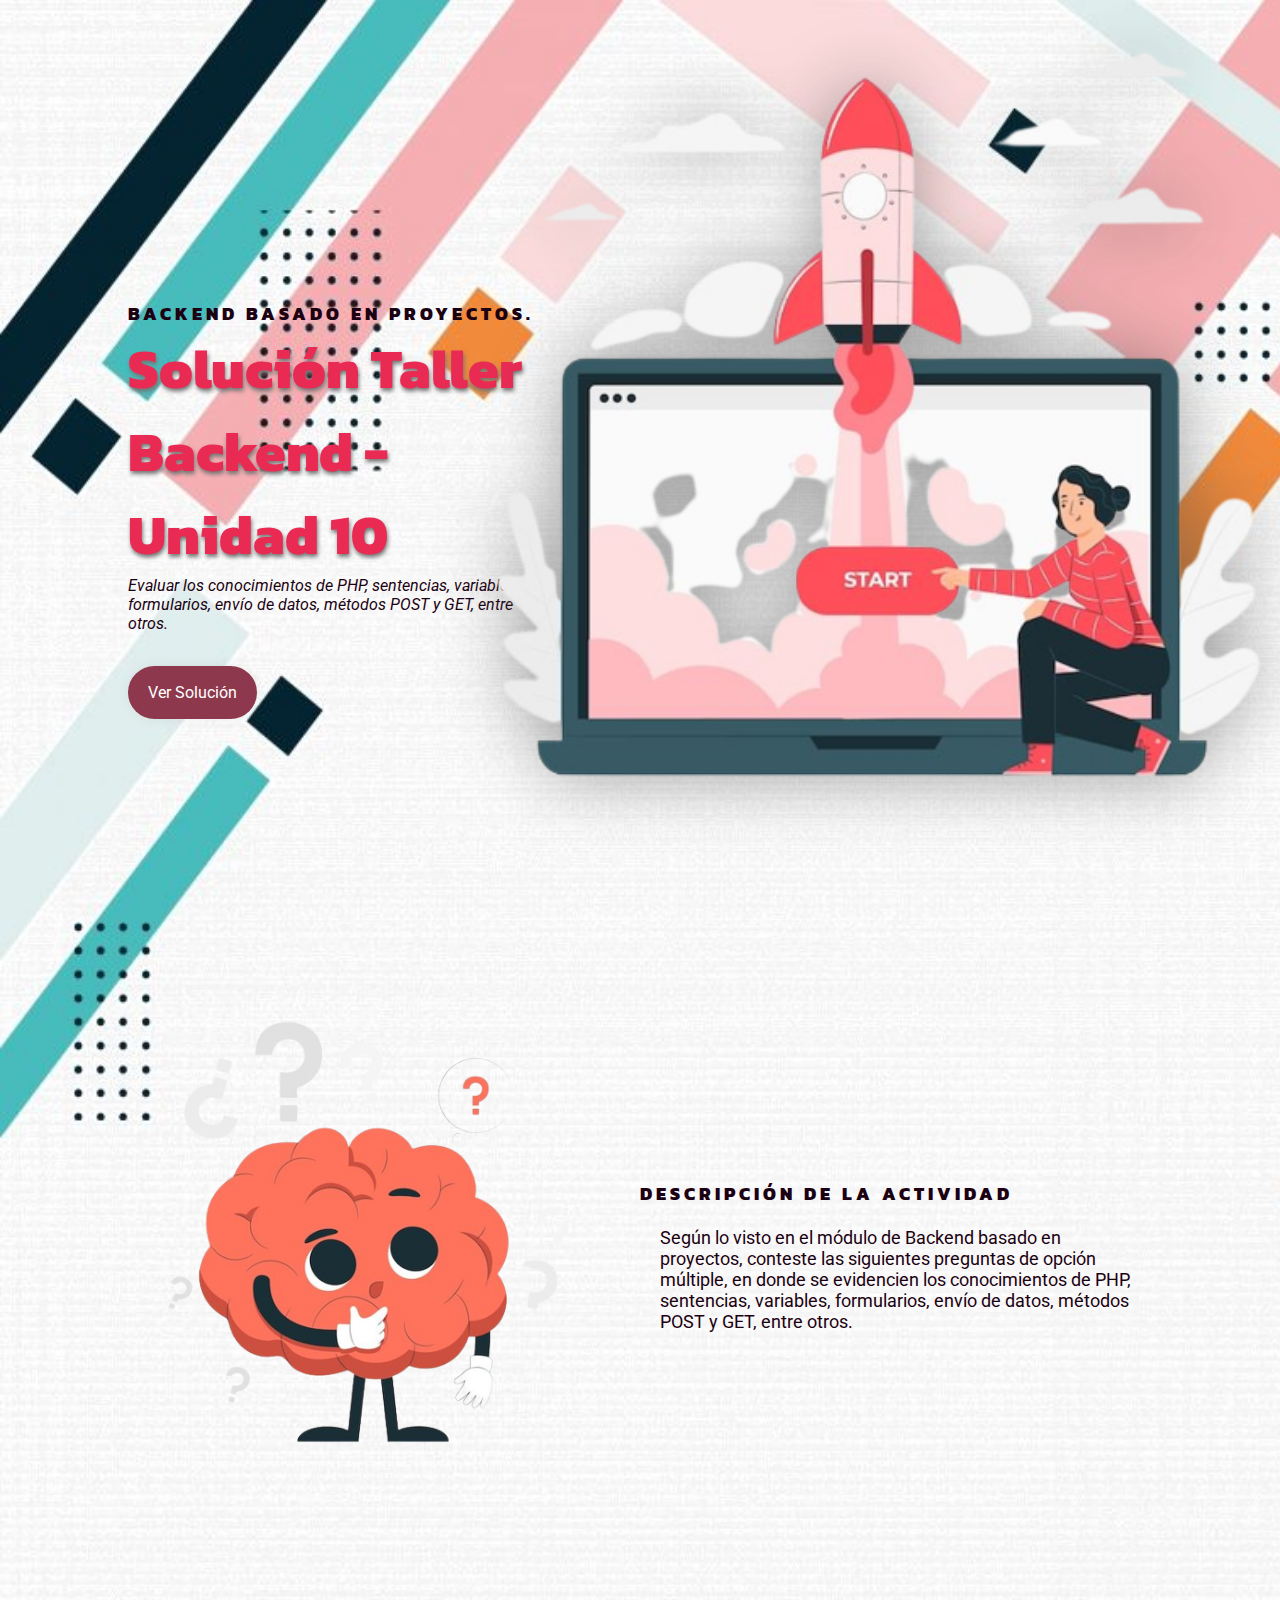
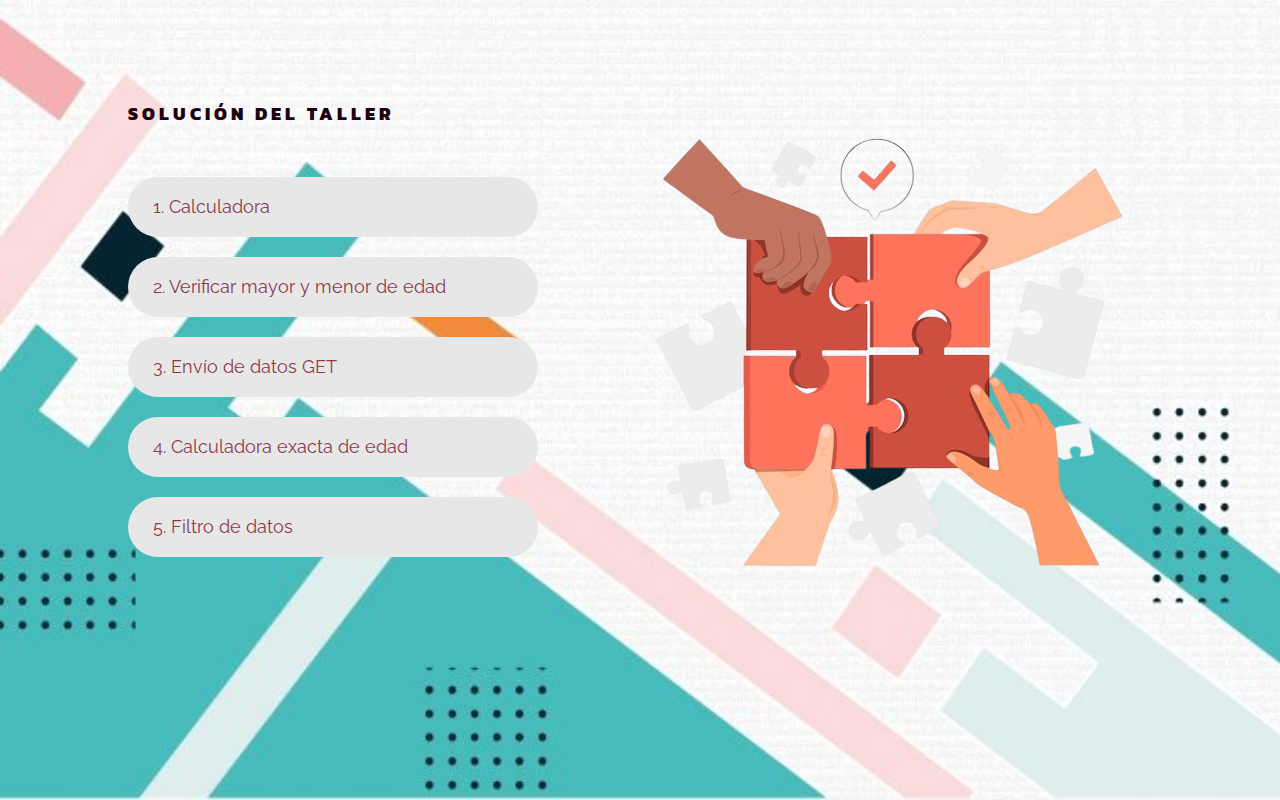
<file: UNIDAD 10/taller_10/index.html>
<!DOCTYPE html>
<html lang="es">
<head>
    <meta charset="UTF-8">
    <meta http-equiv="X-UA-Compatible" content="IE=edge">
    <meta name="author" content="Lorena Ariza">
    <meta name="viewport" content="width=device-width, initial-scale=1.0">
    <link rel="stylesheet" href="./css/estilo.css">
    <title>Taller BackEnd</title>
</head>
<body>
    <header>
        <img class="illus" src="img/figure2.png" alt="figure">
        <div class="header-contain">
            <div class="title">
                <h2>Backend basado en proyectos.</h2>
                <h1>Solución Taller Backend - Unidad 10</h1>
                <p>Evaluar los conocimientos de PHP, sentencias, variables, formularios, envío de datos, métodos 
                    POST y GET, entre otros.
                </p>
                <a href="#section-respuestas">Ver Solución</a>
            </div>
        </div>
    </header>
    <section id="section-description">
        <div class="illustration">
            <img src="img/seccion3.png.png" alt="">
        </div>
        <div class="descript">
            <h2>Descripción de la actividad</h2>
            <p>Según lo visto en el módulo de Backend basado en proyectos, conteste las siguientes preguntas 
                de opción múltiple, en donde se evidencien los conocimientos de PHP, sentencias, variables, 
                formularios, envío de datos, métodos POST y GET, entre otros.</p>
        </div>
    </section>

    <section id="section-respuestas">
        <div class="respuestas">
            <h2>Solución del taller</h2>
            <div class="ind">
                <a href="../taller_10/php/primer_punto.html">1. Calculadora</a>
            </div>
            <div class="ind">
                <a href="../taller_10/php/segundo_punto.php">2. Verificar mayor y menor de edad</a>
            </div>
            <div class="ind">
                <a href="../taller_10/php/tercer_punto.php">3. Envío de datos GET</a>
            </div>
            <div class="ind">
                <a href="../taller_10/php/cuarto_punto.php">4. Calculadora exacta de edad</a>
            </div>
            <div class="ind">
                <a href="../taller_10/db/conexion.php">5. Filtro de datos</a>
            </div>
        </div>
        <div class="illustration">
            <img src="img/seccion2.png" alt="">
        </div>
    </section>
</body>
</html>
</file>
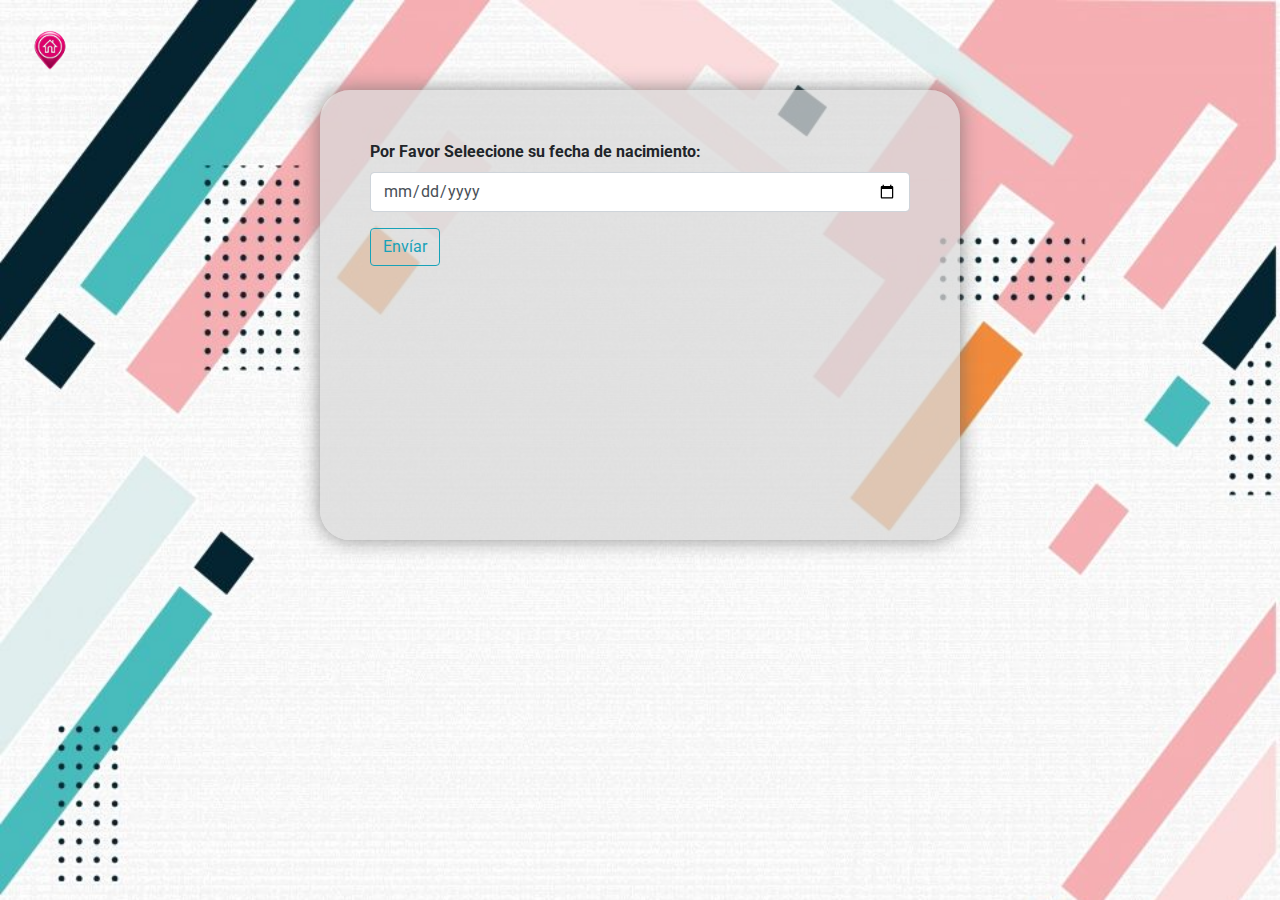
<file: UNIDAD 10/taller_10/php/cuarto_punto.html>
<!DOCTYPE html>
<html lang="en">

<head>
    <meta charset="UTF-8">
    <meta http-equiv="X-UA-Compatible" content="IE=edge">
    <meta name="viewport" content="width=device-width, initial-scale=1.0">
    <!--CND BOOTSTARP-->
    <link rel="stylesheet" href="https://cdn.jsdelivr.net/npm/bootstrap@4.0.0/dist/css/bootstrap.min.css"
        integrity="sha384-Gn5384xqQ1aoWXA+058RXPxPg6fy4IWvTNh0E263XmFcJlSAwiGgFAW/dAiS6JXm" crossorigin="anonymous">
    <link rel="stylesheet" href="../css/estilo.css">
    <title>Edad Exacta</title>
</head>

<body>
    <a href="../index.html#section-respuestas">
        <img class="home" src="../img/hogar1.png" alt="">
    </a>

    <div class="main-frame-cal">
        <form action="./cuarto_punto.php" method="POST">
            <div class="form-group">
                <label for="exampleFormControlInput1"> Por Favor Seleecione su fecha de nacimiento:</label>
                <input type="date" name="fecha_nacimiento" class="form-control" id="exampleFormControlInput1">
            </div>

            <button="submit" name="verificar" class="btn btn-outline-info">Envíar</button>
        </form>
    </div>

</body>

</html>
</file>
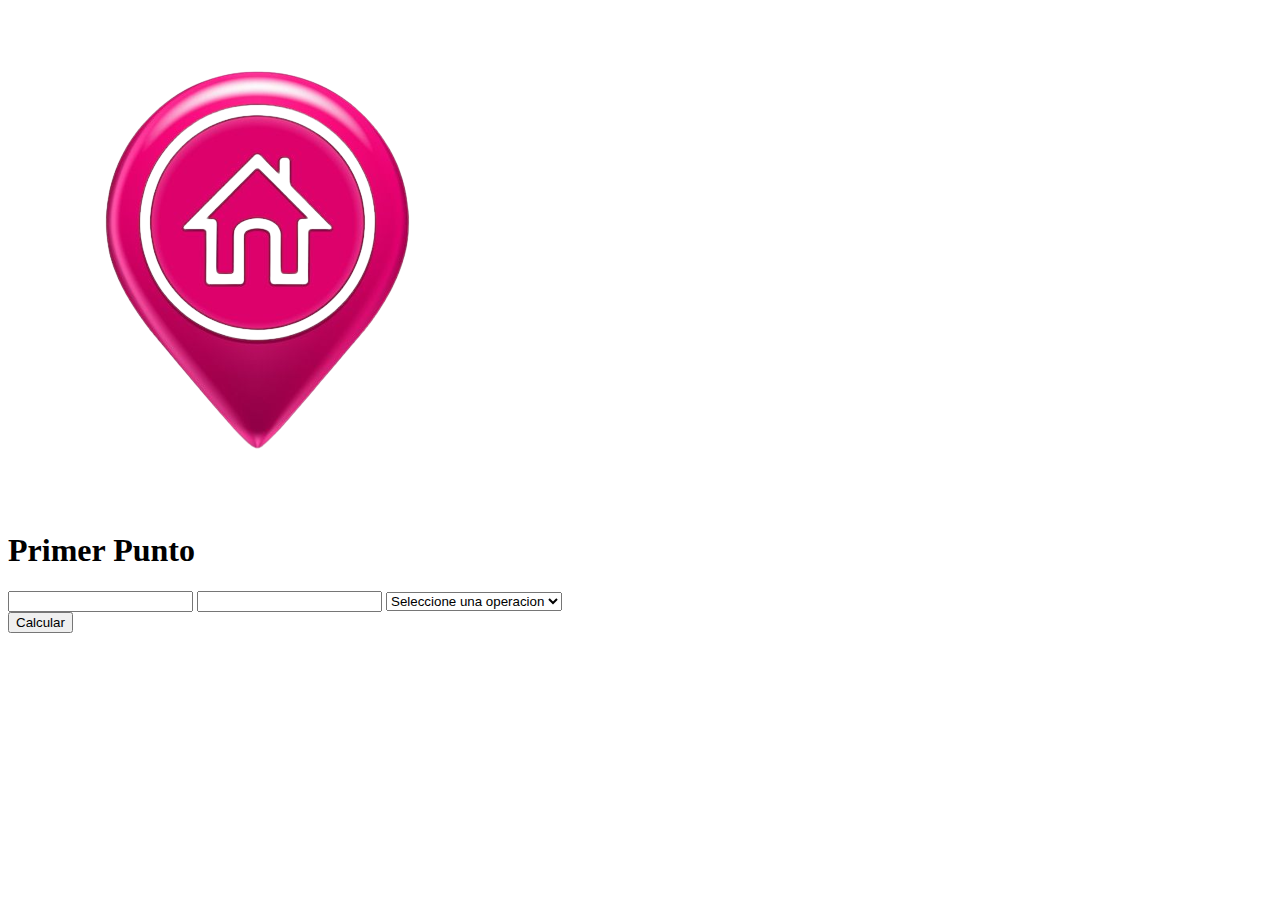
<file: UNIDAD 10/taller_10/php/primer_punto.html>
<!DOCTYPE html>
<html lang="en">

<head>
    <meta charset="UTF-8">
    <meta name="viewport" content="width=device-width, initial-scale=1.0">
    <link rel="shorcut icon" href="../img/logo.jpg">
    <!-- <link rel="stylesheet" href="../css/estilo.css"> -->
    <title>Primer Punto</title>
</head>

<body>
    <a href="../index.html#section-respuestas">
        <img class="home" src="../img/hogar1.png" alt="">
    </a>
    <div class="main-frame-cal">

        <h1>Primer Punto</h1>

        <form action="./primer_punto.php" method="post">
            <div class="form-group">
        <input type="number" name="numero1">
        <input type="number" name="numero2">

        <select name="operacion"class="form-control">

            <option value=""> Seleccione una operacion </option>
            <option value="suma"> Suma </option>
            <option value="resta"> Resta </option>
            <option value="multiplicacion"> Multiplicacion </option>
            <option value="division"> Division </option>


        </select>
            </div>
        <button type="submit" class="btn btn-outline-info">Calcular</button>


    </form>
    </div>

</body>

</html>
</file>
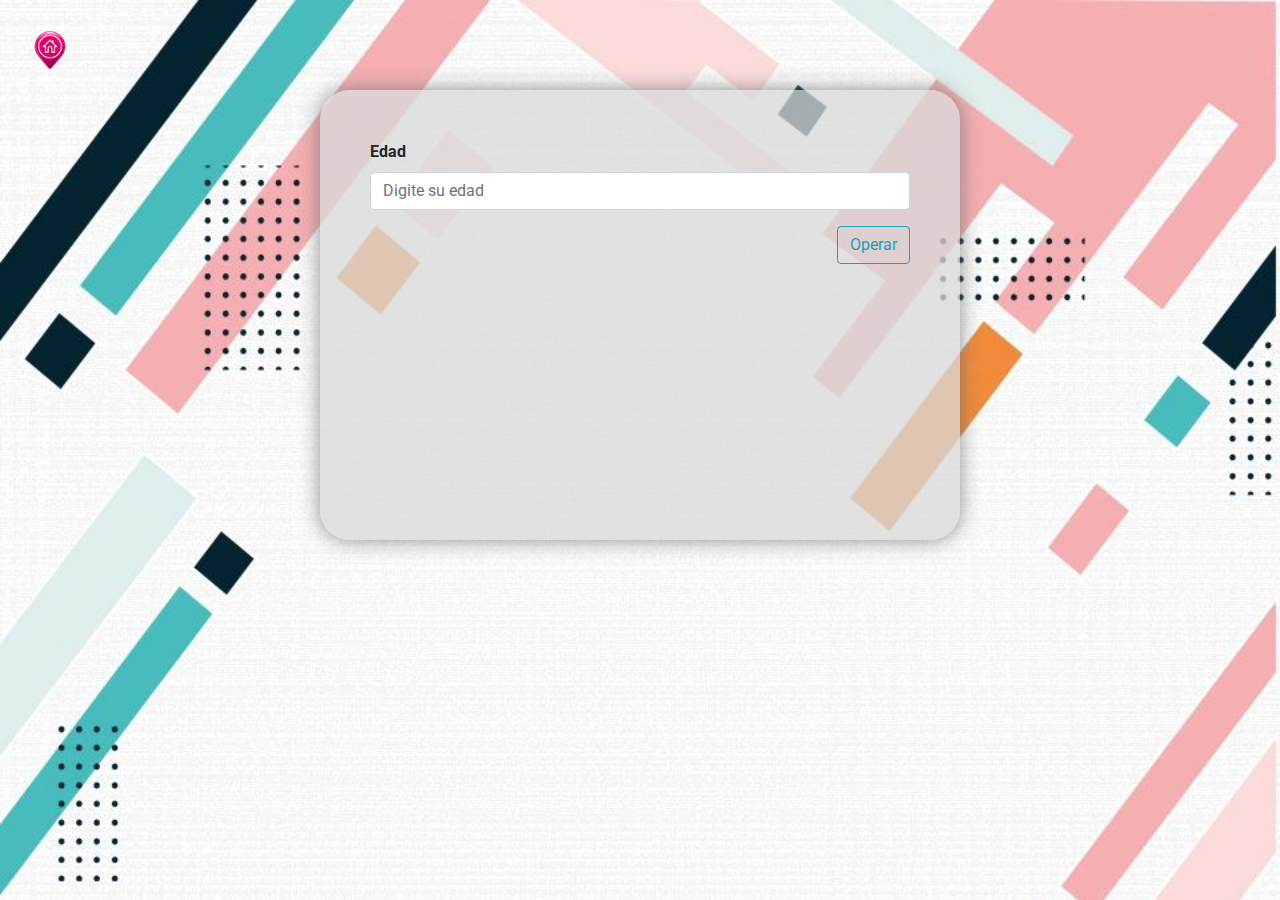
<file: UNIDAD 10/taller_10/php/segundo_punto.html>
<!DOCTYPE html>
<html lang="en">

<head>
    <meta charset="UTF-8">
    <meta http-equiv="X-UA-Compatible" content="IE=edge">
    <meta name="viewport" content="width=device-width, initial-scale=1.0">
    <!--CND BOOTSTARP-->
    <link rel="stylesheet" href="https://cdn.jsdelivr.net/npm/bootstrap@4.0.0/dist/css/bootstrap.min.css"
        integrity="sha384-Gn5384xqQ1aoWXA+058RXPxPg6fy4IWvTNh0E263XmFcJlSAwiGgFAW/dAiS6JXm" crossorigin="anonymous">
    <link rel="stylesheet" href="../css/estilo.css">
    <title>Mayor o menor de edad</title>
</head>

<body>
    <a href="../index.html#section-respuestas">
        <img class="home" src="../img/hogar1.png" alt="">
    </a>
    <div class="main-frame-cal">
        <form action="./segundo_punto.php" method="POST">
            <div class="form-group">
                <label for="exampleFormControlInput1">Edad</label>
                <input type="number" max="120" name="edad" class="form-control" id="exampleFormControlInput1"
                    placeholder="Digite su edad">
            </div>
            <button type="submit" name="verificar" class="btn btn-outline-info">Operar</button>
        </form>
     </div>


</body>

</html>
</file>
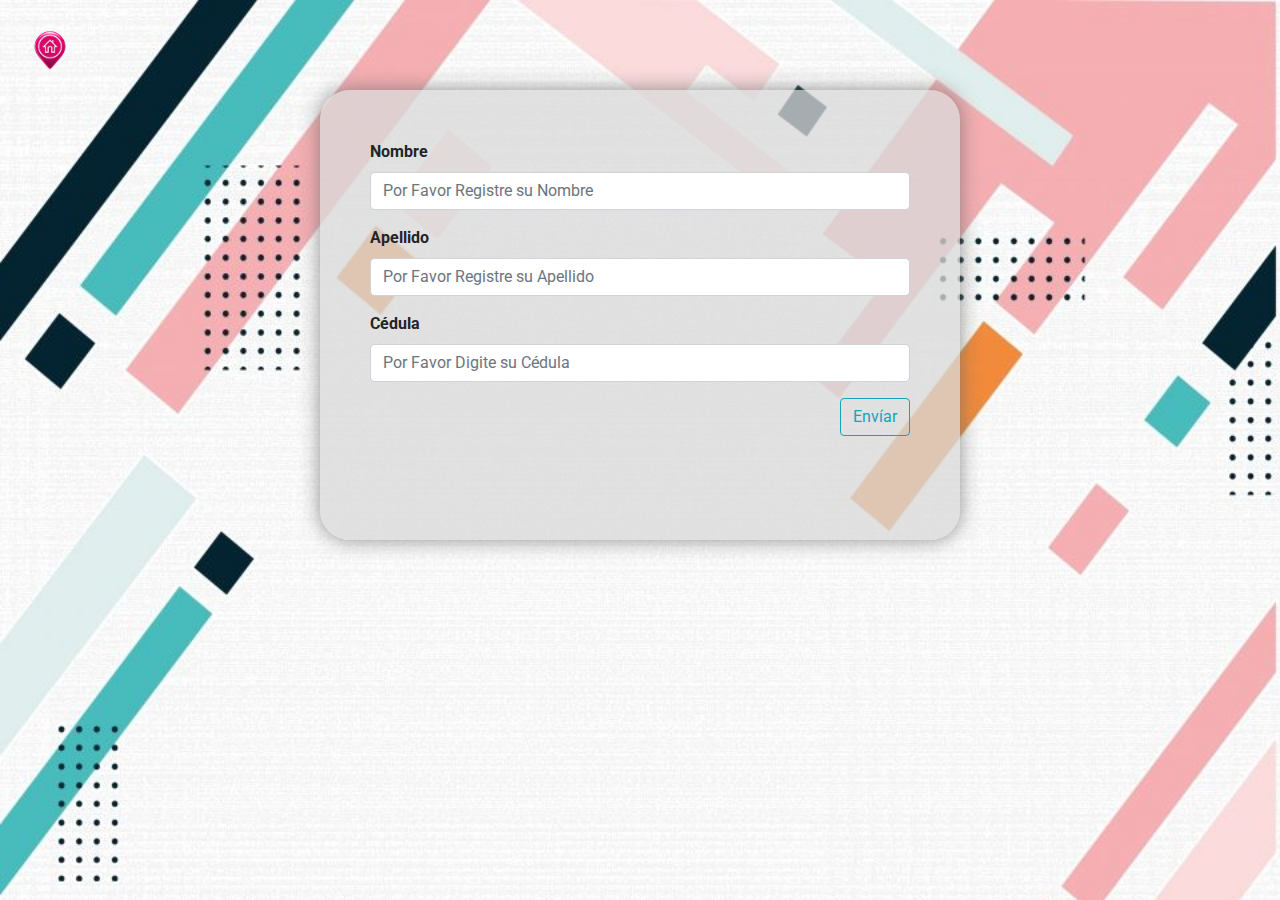
<file: UNIDAD 10/taller_10/php/tercer_punto.html>
<!DOCTYPE html>
<html lang="en">

<head>
    <meta charset="UTF-8">
    <meta http-equiv="X-UA-Compatible" content="IE=edge">
    <meta name="viewport" content="width=device-width, initial-scale=1.0">
    <!--CND BOOTSTARP-->
    <link rel="stylesheet" href="https://cdn.jsdelivr.net/npm/bootstrap@4.0.0/dist/css/bootstrap.min.css"
        integrity="sha384-Gn5384xqQ1aoWXA+058RXPxPg6fy4IWvTNh0E263XmFcJlSAwiGgFAW/dAiS6JXm" crossorigin="anonymous">
    <link rel="stylesheet" href="../css/estilo.css">
    <title>Mayor o menor de edad</title>
</head>

<body>
    <a href="../index.html#section-respuestas">
        <img class="home" src="../img/hogar1.png" alt="">
    </a>
    <div class="main-frame-cal">
        <form action="./tercer_punto.php" method="get">
            <div class="form-group">
                <label for="exampleFormControlInput1">Nombre</label>
                <input type="text" name="nombre" class="form-control" id="exampleFormControlInput1"
                    placeholder="Por Favor Registre su Nombre">
            </div>
            <div class="form-group">
                <label for="exampleFormControlInput1">Apellido</label>
                <input type="text" name="apellido" class="form-control" id="exampleFormControlInput1"
                    placeholder="Por Favor Registre su Apellido">
            </div>
            <div class="form-group">
                <label for="exampleFormControlInput1">Cédula</label>
                <input type="text" name="cedula" class="form-control" id="exampleFormControlInput1"
                    placeholder="Por Favor Digite su Cédula">
            </div>
            <button type="submit" name="verificar" class="btn btn-outline-info">Envíar</button>
        </form>
    </div>
</body>

</html>
</file>
<file: UNIDAD 10/taller_10/css/estilo.css>
@import url('https://fonts.googleapis.com/css2?family=Kanit:ital,wght@0,700;0,800;1,600&family=Roboto:wght@100&display=swap');
@import url('https://fonts.googleapis.com/css2?family=Roboto&display=swap');
@import url('https://fonts.googleapis.com/css2?family=Raleway&display=swap');

*{
    border: 0;
    margin: 0;
    padding: 0;
}

header{
    width: 100%;
    height: 500px;
}
header .illus{
    position: absolute;
    top: 0;
    right: 0;
    height: 90%;
    filter: drop-shadow(0 2px 35px rgba(67, 67, 67, 0.481));/*ESPACIO PARA COMENTAR*/
}

.header-contain{
    width: 80%;
    height: 500px;
    margin: 0px 10% 0px 10%;
}
/*Diseño de titulo*/
.header-contain .title{
    width: 40%;
    height: 100%;
    margin-top: 300px;
}
h2{
    text-transform: uppercase;
    font-family: 'Kanit', sans-serif;
    font-weight: 800;
    letter-spacing: 4px;
    font-size: 18px;
    color: rgb(27, 1, 17);
}
.header-contain .title h1{
    text-transform: capitalize;
    font-family: 'Kanit', sans-serif;
    font-size: 55px;
    text-shadow: 1px 3px 4px rgb(117, 117, 117);
    font-weight: 800;
    color: rgb(233, 43, 84);
}
.header-contain .title p{
    font-size: 16px;
    color: rgb(27, 1, 17);
    font-style: italic;
    font-family: 'Roboto', sans-serif;
    padding-bottom: 50px;
}
.header-contain .title a{
    padding: 17px 20px;
    background-color: rgb(141, 56, 77);
    border-radius: 50px;
    color: white;
    box-shadow: 0px 0px 15px -3px rgba(0,0,0,0.1);
    font-family: 'Roboto', sans-serif;
    text-decoration: none;
    transition: all 1s;
}
.header-contain .title a:hover{
    background-color: rgb(24, 139, 135, 0.97);
    transition: all 1s;
}

/*Sección de descripción*/

#section-description, #section-respuestas{
    width: 80%;
    height: 500px;
    margin: 200px 10%;
    display: flex;
}
#section-description p{
    font-size: 18px;
    color: rgb(27, 1, 17);
    font-family: 'Roboto', sans-serif;
    padding: 20px;
}
#section-description .illustration, #section-description .descript, .respuestas{
    width: 50%;
    height: 100%;
}
#section-description .illustration img{
    width: 90%;
}
#section-description .descript{
    padding-top: 180px;
}
#section-respuestas .respuestas .ind{
    width: 80%;
    margin: 20px 0px;
    height: 60px;
    background-color: rgb(231, 231, 231);
    border-radius: 50px;
    transition: all 1s;
}
#section-respuestas .respuestas .ind a{
    font-family: 'Raleway', sans-serif;
    font-size: 18px;
    line-height: 60px;
    font-weight: 400;
    text-decoration: none;
    color: rgb(141, 56, 77);
    padding-left: 25px;
}
#section-respuestas .respuestas .ind:hover{
    box-shadow: 0px 0px 10px rgba(24, 139, 135, 0.97);
    transition: all 1s;
}

#section-respuestas h2{
    padding-bottom: 30px;
}

/*DISEÑO DE LOS PUNTO 1,2,3,4*/

body{
    background: url('../img/vertical.jpeg') no-repeat;
    background-size: cover;

}
.main-frame-cal{
    width: 50%;
    padding: 50px;
    height: 450px;
    border-radius: 30px;
    background-color: rgba(217, 217, 217, 0.759);
    box-shadow: 0px 0px 20px 0px rgba(110, 110, 110, 0.775);
    margin: 7% auto;
}
.main-frame-cal label{
    font-weight: bold;
}
button{
    float: right;
}
.home{
    position: absolute;
    top: 25px;
    left: 25px;
    width: 50px;
}
</file>
